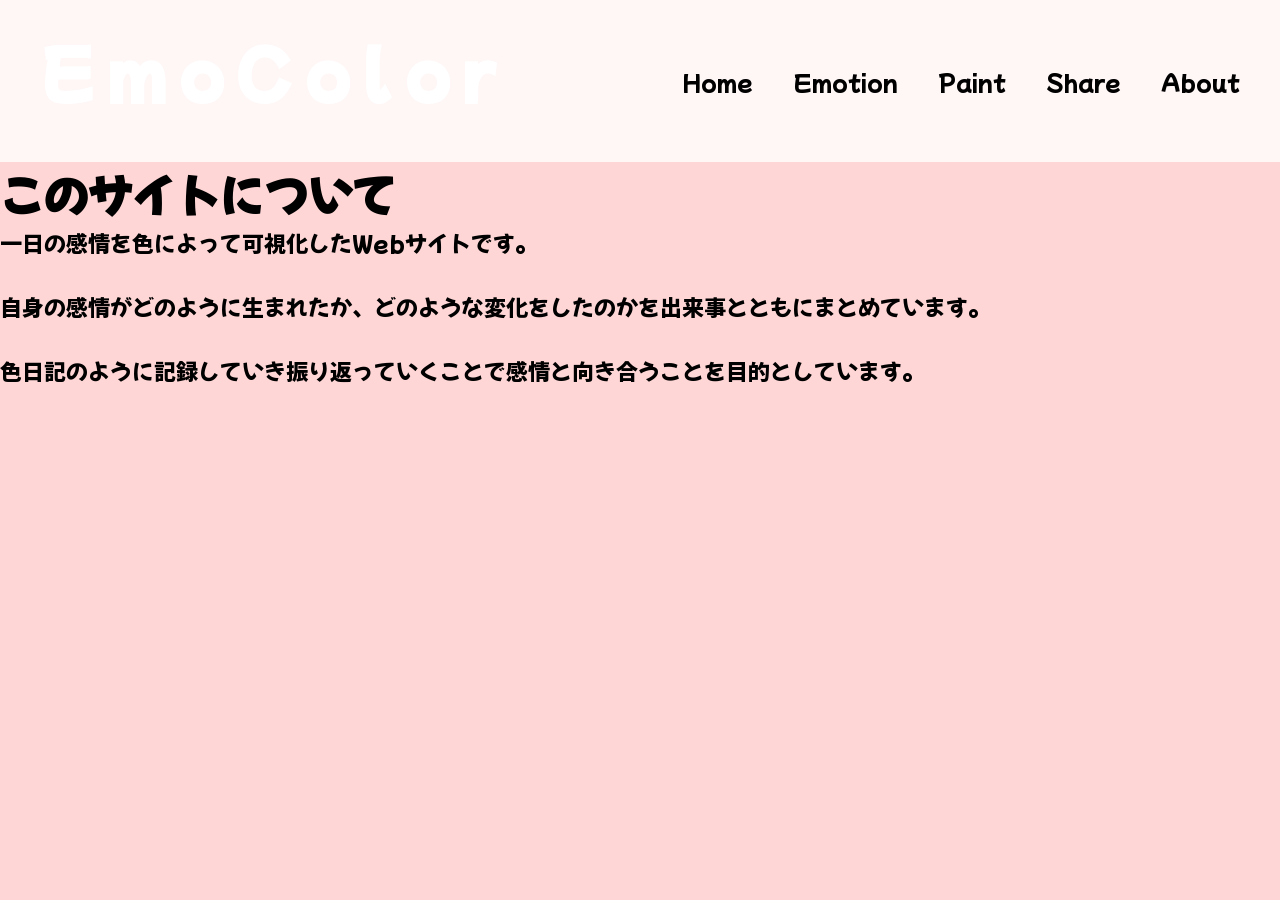
<file: about.html>
<!DOCTYPE html>
<html lang="ja">
<head>
    <meta charset="UTF-8">
    <title>ABOUT</title>
    <link rel="stylesheet" href="style.css">
    <link rel="preconnect" href="https://fonts.googleapis.com">
<link rel="preconnect" href="https://fonts.gstatic.com" crossorigin>
<link href="https://fonts.googleapis.com/css2?family=Mochiy+Pop+One&display=swap" rel="stylesheet">
</head>
<body>

<header>

    <h1 class="logo">EmoColor</h1>

        <button
    class="hamburger"
    id="hamburger"
    type="button"
    aria-label="メニューを開く"
    aria-expanded="false"
    aria-controls="nav"
>
    <span></span>
    <span></span>
    <span></span>
</button>

    <nav id="nav">

        <ul>
            <li><a href="index.html">Home</a></li>
            <li><a href="emotion.html">Emotion</a></li>
            <li><a href="paint.html">Paint</a></li>
            <li><a href="share.html">Share</a></li>
            <li><a href="about.html">About</a></li>
        </ul>

    </nav>

</header>

<body>
<main> 
    <h1>このサイトについて</h1>
    <p>一日の感情を色によって可視化したWebサイトです。</p>
    <br>
    <p>自身の感情がどのように生まれたか、どのような変化をしたのかを出来事とともにまとめています。</p>
    <br>
    <p>色日記のように記録していき振り返っていくことで感情と向き合うことを目的としています。</p>
</main>
<script>
const colors = [
    "#FFD6D6",
    "#A7C7E7",
    "#FFB347",
    "#FF6961",
    "#77DD77",
    "#CDB4DB"
];

let index = 0;

/* 背景初期色 */
document.body.style.backgroundColor = colors[0];

/* スプラッシュ */
window.addEventListener("load", () => {
    const splash = document.getElementById("splash");

    if (sessionStorage.getItem("visited")) {
        splash.style.display = "none";
    } else {
        sessionStorage.setItem("visited", "true");

        setTimeout(() => {
            splash.classList.add("hide");

            setTimeout(() => {
                splash.style.display = "none";
            }, 1000);

        }, 3000);
    }
});

/* 背景色変更 */
setInterval(() => {
    index = (index + 1) % colors.length;
    document.body.style.backgroundColor = colors[index];
}, 5000);
</script>
<script src="menu.js"></script>
</body>
</file>
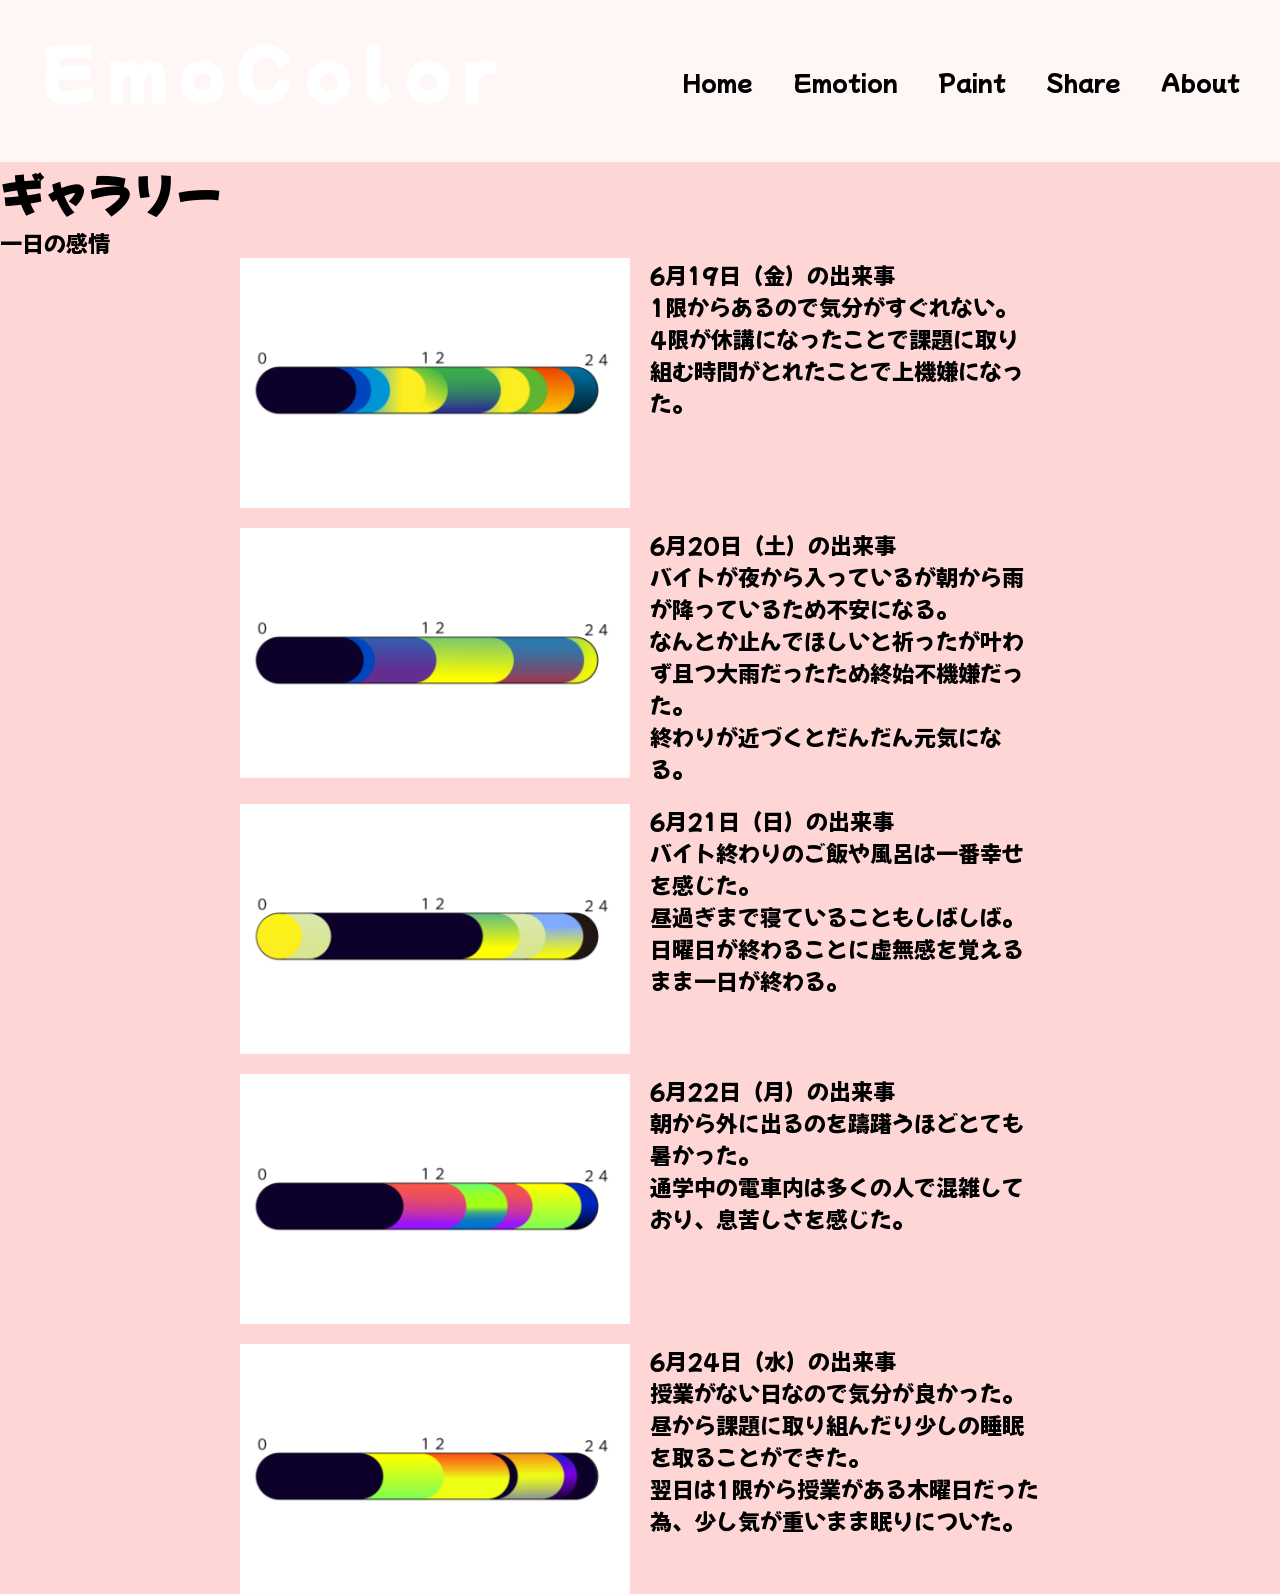
<file: emotion.html>
<!DOCTYPE html>
<html lang="ja">
<head>
    <meta charset="UTF-8">
    <title>CONTENT</title>
    <link rel="stylesheet" href="style.css">
    <link rel="preconnect" href="https://fonts.googleapis.com">
<link rel="preconnect" href="https://fonts.gstatic.com" crossorigin>
<link href="https://fonts.googleapis.com/css2?family=Mochiy+Pop+One&display=swap" rel="stylesheet">
</head>
<body>

<header>

    <h1 class="logo">EmoColor</h1>
        <button
    class="hamburger"
    id="hamburger"
    type="button"
    aria-label="メニューを開く"
    aria-expanded="false"
    aria-controls="nav"
>
    <span></span>
    <span></span>
    <span></span>
</button>
    <nav id="nav">

        <ul>
            <li><a href="index.html">Home</a></li>
            <li><a href="emotion.html">Emotion</a></li>
            <li><a href="paint.html">Paint</a></li>
            <li><a href="share.html">Share</a></li>
            <li><a href="about.html">About</a></li>
        </ul>

    </nav>

</header>

<main>
    <h1>ギャラリー</h1>
    <p>一日の感情</p>
</div>

</div>
<div class="image-grid">
    <img src="images/1st.png" alt="画像1">
    <p>
        6月19日（金）の出来事
        <br>1限からあるので気分がすぐれない。
        <br>4限が休講になったことで課題に取り組む時間がとれたことで上機嫌になった。<br>
    </p>
    <img src="images/2nd.png" alt="画像2">
    <p>
        6月20日（土）の出来事<br>
        バイトが夜から入っているが朝から雨が降っているため不安になる。
        <br>なんとか止んでほしいと祈ったが叶わず且つ大雨だったため終始不機嫌だった。
        <br>終わりが近づくとだんだん元気になる。    </p>
    <img src="images/3rd.png" alt="画像3">
    <p>
        6月21日（日）の出来事<br>
        バイト終わりのご飯や風呂は一番幸せを感じた。
        <br>昼過ぎまで寝ていることもしばしば。
        <br>日曜日が終わることに虚無感を覚えるまま一日が終わる。
    </p>
    <img src="images/4th.png" alt="画像4">
    <p>
        6月22日（月）の出来事<br>
        朝から外に出るのを躊躇うほどとても暑かった。
        <br>通学中の電車内は多くの人で混雑しており、息苦しさを感じた。
        <br>
    </p>
    <img src="images/5th.png" alt="画像5">
    <p>
        6月24日（水）の出来事<br>
        授業がない日なので気分が良かった。
        <br>昼から課題に取り組んだり少しの睡眠を取ることができた。
        <br>翌日は1限から授業がある木曜日だった為、少し気が重いまま眠りについた。
    </p>
</div>
<body>
    <script>
const colors = [
    "#FFD6D6",
    "#A7C7E7",
    "#FFB347",
    "#FF6961",
    "#77DD77",
    "#CDB4DB"
];

let index = 0;

/* 背景初期色 */
document.body.style.backgroundColor = colors[0];

/* スプラッシュ */
window.addEventListener("load", () => {
    const splash = document.getElementById("splash");

    if (sessionStorage.getItem("visited")) {
        splash.style.display = "none";
    } else {
        sessionStorage.setItem("visited", "true");

        setTimeout(() => {
            splash.classList.add("hide");

            setTimeout(() => {
                splash.style.display = "none";
            }, 1000);

        }, 3000);
    }
});

/* 背景色変更 */
setInterval(() => {
    index = (index + 1) % colors.length;
    document.body.style.backgroundColor = colors[index];
}, 5000);
</script>

<script src="menu.js"></script>
</body>
</html>
</file>
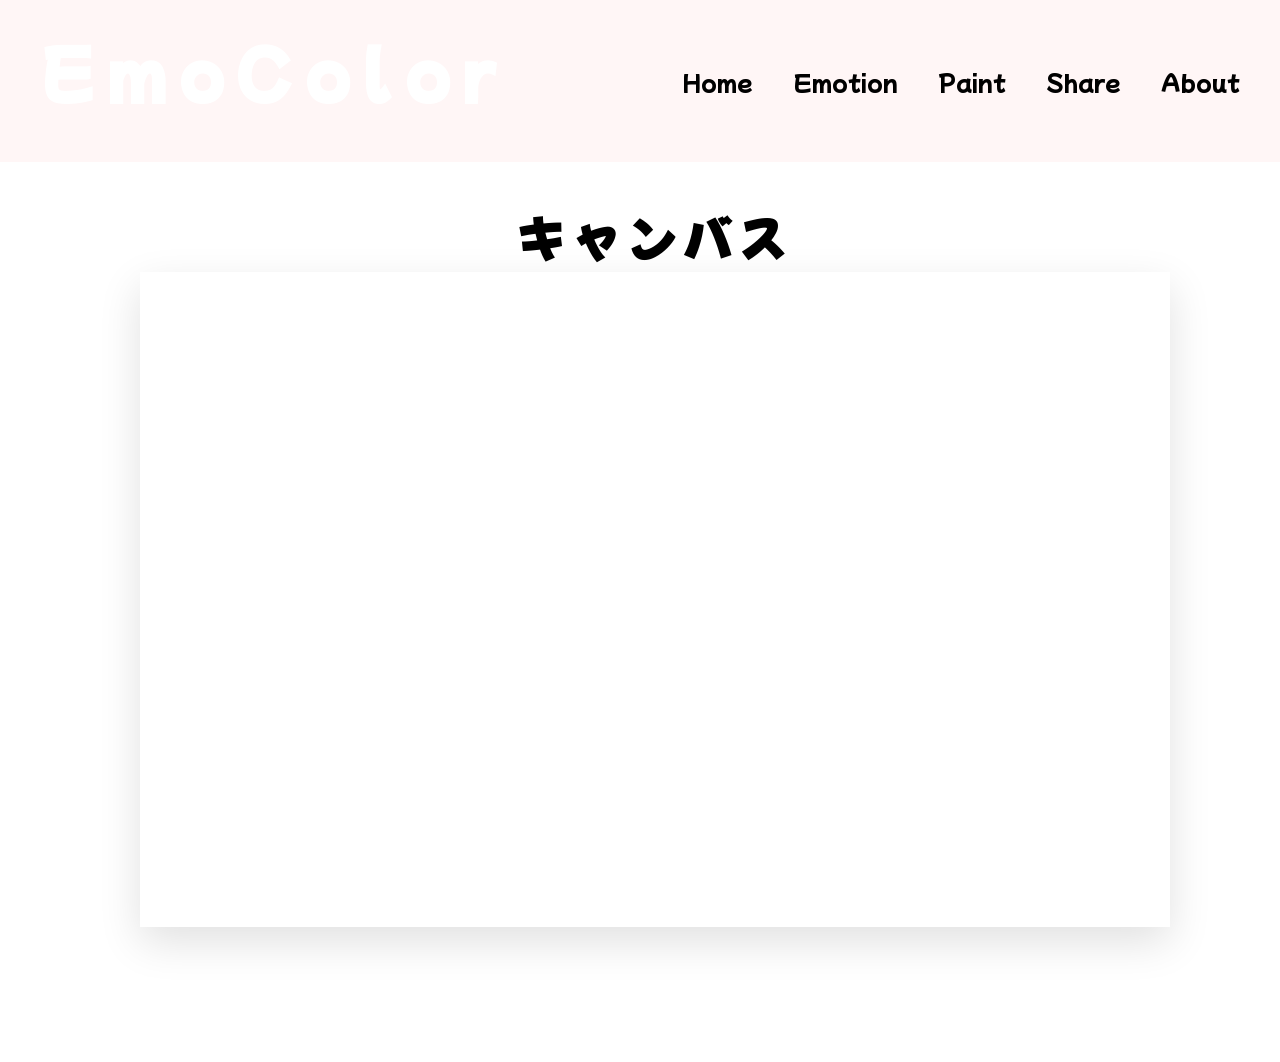
<file: paint.html>
<!DOCTYPE html>
<html lang="ja">

<head>
    <meta charset="UTF-8">

    <title>お絵描き</title>

    <!-- 既存のCSS -->
    <link rel="stylesheet" href="style.css">

    <!-- Google Fonts -->
    <link rel="preconnect" href="https://fonts.googleapis.com">
    <link rel="preconnect" href="https://fonts.gstatic.com" crossorigin>

    <link href="https://fonts.googleapis.com/css2?family=Mochiy+Pop+One&display=swap"
        rel="stylesheet">


    <!-- お絵描き専用CSS -->
    <style>

        /* =================================
           お絵描きページ全体
        ================================= */

        .ink-page {
            width: 100%;

            min-height: calc(100vh - 100px);

            display: flex;

            justify-content: center;

            padding: 40px 15px 60px;
        }


        /* =================================
           お絵描きコンテンツ
        ================================= */

        .ink-container {
            width: min(1100px, 100%);

            text-align: center;
        }


        /* =================================
           タイトル
        ================================= */

        .ink-title {
            margin: 0;

            font-size: clamp(28px, 5vw, 48px);

            letter-spacing: 0.15em;

            font-weight: 700;
        }


        .ink-subtitle {
            margin: 8px 0 25px;

            color: #777;

            font-size: 13px;

            letter-spacing: 0.15em;
        }


        /* =================================
           キャンバスを囲む白い紙
        ================================= */

        .ink-paper {
            background: white;

            padding: 15px;

            box-shadow:
                0 15px 40px rgba(0, 0, 0, 0.12);

            display: inline-block;

            width: 100%;

            max-width: 1000px;
        }


        /* =================================
           キャンバス
        ================================= */

        #canvas {
            display: block;

            width: 100%;

            height: auto;

            background: white;

            cursor: crosshair;

            touch-action: none;
        }

        /* =========================
   　　　　　　アニメーション用キャンバス
　　　　　　　========================= */

          .canvas-wrap {
              position: relative;
              width: 100%;
          }

          #effectCanvas {
              position: absolute;
              top: 0;
              left: 0;

              width: 100%;
              height: 100%;

              pointer-events: none;
              background: transparent;

              z-index: 2;
          }


        /* =================================
           作品タイトル
        ================================= */

        .ink-work-title {
            margin-top: 20px;
        }


        #titleInput {
            width: min(400px, 90%);

            padding: 12px 15px;

            border: none;

            background: white;

            outline: none;

            font-size: 14px;

            text-align: center;

            box-shadow:
                0 5px 15px rgba(0, 0, 0, 0.06);
        }


        #titleInput:focus {
            box-shadow:
                0 0 0 2px #222;
        }


        /* =================================
           操作パネル
        ================================= */

        .ink-controls {
            width: 100%;

            max-width: 1000px;

            margin: 20px auto 0;

            background: white;

            padding: 20px;

            display: flex;

            flex-wrap: wrap;

            justify-content: center;

            align-items: center;

            gap: 15px;

            box-shadow:
                0 8px 25px rgba(0, 0, 0, 0.08);
        }


        .ink-control {
            display: flex;

            align-items: center;

            gap: 8px;

            font-size: 14px;
        }


        /* =================================
           カラーピッカー
        ================================= */

        #colorPicker {
            width: 50px;

            height: 40px;

            padding: 0;

            border: none;

            background: transparent;

            cursor: pointer;
        }


        /* =================================
           サイズ
        ================================= */

        #sizeSlider {
            width: 140px;

            cursor: pointer;
        }


        #sizeValue {
            min-width: 35px;

            text-align: left;

            font-size: 13px;

            color: #666;
        }


        /* =================================
           ボタン
        ================================= */

        .ink-controls button {
            border: none;

            padding: 11px 18px;

            background: #222;

            color: white;

            font-size: 13px;

            cursor: pointer;

            transition: 0.2s;
        }


        .ink-controls button:hover {
            background: #555;

            transform: translateY(-1px);
        }


        .ink-controls button:active {
            transform: translateY(0);
        }


        /* 消しゴム */

        #eraseButton {
            background: #888;
        }


        #eraseButton.active {
            background: #d9534f;
        }


        /* 全消去 */

        #clearButton {
            background: #333;
        }


        /* 保存 */

        #saveButton {
            background: #111;
        }


        /* =================================
           説明
        ================================= */

        .ink-instruction {
            margin-top: 18px;

            color: #777;

            font-size: 12px;

            line-height: 1.8;
        }


        /* =================================
           カウント
        ================================= */

        .ink-counter {
            margin-top: 10px;

            font-size: 11px;

            color: #999;

            letter-spacing: 0.1em;
        }


        /* =================================
           スマートフォン
        ================================= */

        @media (max-width: 600px) {

            .ink-page {
                padding: 25px 10px 40px;
            }


            .ink-paper {
                padding: 8px;
            }


            .ink-controls {
                padding: 15px 10px;

                gap: 10px;
            }


            .ink-control {
                font-size: 12px;
            }


            .ink-controls button {
                padding: 10px 13px;

                font-size: 12px;
            }

        }

    </style>

</head>


<body>


    <!-- =================================
         既存のヘッダー
    ================================= -->

    <header>

        <h1 class="logo">
            EmoColor
        </h1>

         <button
    class="hamburger"
    id="hamburger"
    type="button"
    aria-label="メニューを開く"
    aria-expanded="false"
    aria-controls="nav"
>
    <span></span>
    <span></span>
    <span></span>
</button>

        <nav id="nav">

            <ul>

                <li>
                    <a href="index.html">
                        Home
                    </a>
                </li>

                <li>
                    <a href="emotion.html">
                        Emotion
                    </a>
                </li>

                <li>
                    <a href="paint.html">
                        Paint
                    </a>
                </li>

               <li>
                    <a href="share.html">
                         Share
                    </a>
               </li>

                <li>
                    <a href="about.html">
                        About
                    </a>
                </li>
            </ul>

        </nav>

    </header>



    <!-- =================================
         お絵描きページ
    ================================= -->

    <main class="ink-page">

        <div class="ink-container">


            <!-- タイトル -->

            <h2 class="ink-title">
                キャンバス
            </h2>



            <!-- =================================
                 キャンバス
            ================================= -->

            <div class="ink-paper">

    <div class="canvas-wrap">

        <!-- 作品を描くキャンバス -->
        <canvas
            id="canvas"
            width="1200"
            height="750">
        </canvas>

        <!-- 飛んでくるインクを表示するキャンバス -->
        <canvas
            id="effectCanvas"
            width="1200"
            height="750"
            aria-hidden="true">
        </canvas>

    </div>

</div>


<script src="menu.js"></script>
</body>

</html>
</file>
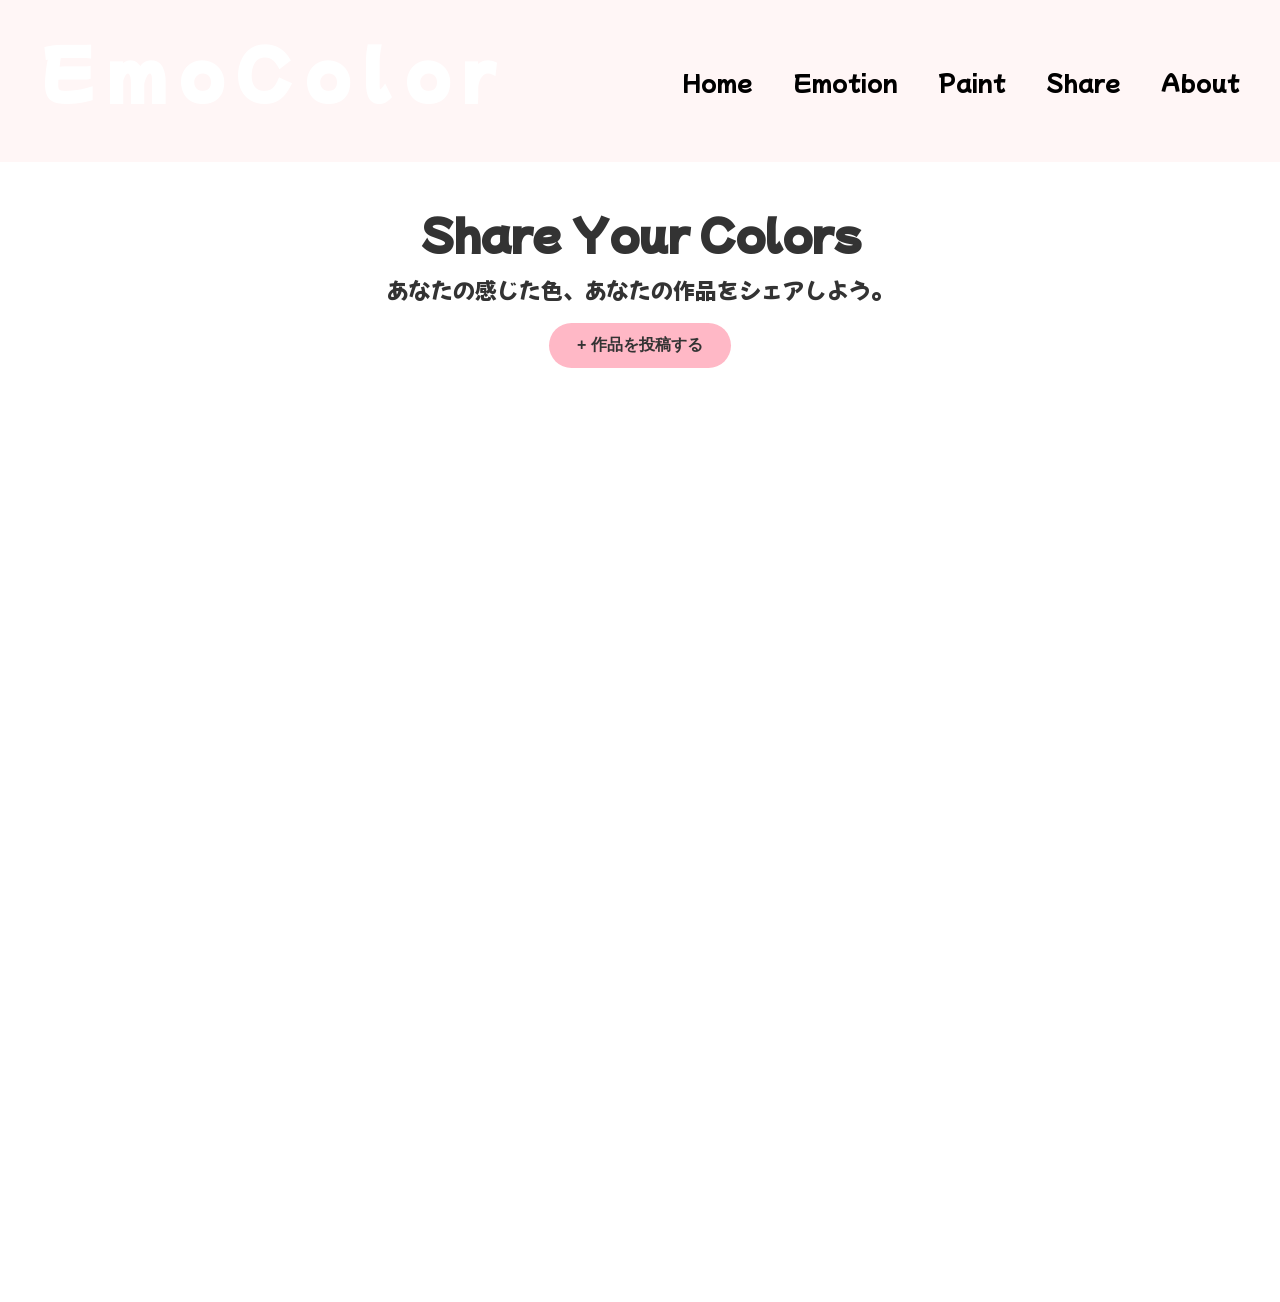
<file: share.html>
<!DOCTYPE html>
<html lang="ja">
<head>
    <meta charset="UTF-8">
    <meta name="viewport" content="width=device-width, initial-scale=1.0">
    <title>Share | EmoColor</title>
    <link rel="stylesheet" href="style.css">
    <link href="https://fonts.googleapis.com/css2?family=Mochiy+Pop+One&display=swap" rel="stylesheet">

    <style>
        .share-page {
            max-width: 1000px;
            margin: 0 auto;
            padding: 40px 20px 70px;
            color: #333;
        }

        .share-heading {
            text-align: center;
            margin-bottom: 30px;
        }

        .share-heading h2 {
            font-size: clamp(28px, 5vw, 42px);
            margin-bottom: 10px;
        }

        .share-form {
            max-width: 560px;
            margin: 0 auto 40px;
            padding: 24px;
            background: #fff7f7;
            border-radius: 20px;
            box-sizing: border-box;
        }

        .share-form label {
            display: block;
            margin: 16px 0 8px;
            font-weight: bold;
        }

        .share-form input,
        .share-form textarea {
            width: 100%;
            padding: 12px;
            border: 1px solid #ddd;
            border-radius: 10px;
            box-sizing: border-box;
            font: inherit;
            background: white;
        }

        .share-form textarea {
            resize: vertical;
            min-height: 80px;
        }

        .share-form button,
        .carousel-button,
        .delete-button {
            border: none;
            border-radius: 999px;
            padding: 10px 20px;
            cursor: pointer;
            font: inherit;
        }

        .share-form button {
            width: 100%;
            margin-top: 20px;
            background: #ffb8c6;
            color: #333;
            font-weight: bold;
        }

        .share-form button:hover {
            background: #ffa4b7;
        }

        .share-message {
            text-align: center;
            min-height: 24px;
            font-size: 14px;
        }

        .gallery-controls {
            display: flex;
            justify-content: center;
            align-items: center;
            gap: 18px;
            margin-bottom: 20px;
        }

        .carousel-button {
            background: #dcecff;
            font-size: 20px;
        }

        .gallery-window {
            overflow: hidden;
            width: 100%;
        }

        .gallery-track {
            display: flex;
            gap: 18px;
            transition: transform 0.35s ease;
            align-items: stretch;
        }

        .work-card {
            flex: 0 0 calc((100% - 36px) / 3);
            min-width: 0;
            overflow: hidden;
            border-radius: 18px;
            background: #fff7f7;
            box-sizing: border-box;
        }

        .work-card img {
            display: block;
            width: 100%;
            height: 200px;
            object-fit: cover;
            background: #f3eeee;
        }

        .work-card-content {
            padding: 16px;
            overflow-wrap: anywhere;
        }

        .work-card h3 {
            margin: 0 0 8px;
        }

        .work-card p {
            margin: 0 0 14px;
            white-space: pre-wrap;
        }

        .delete-button {
            background: #eee;
            font-size: 13px;
        }

        .empty-message {
            text-align: center;
            padding: 30px 10px;
            color: #777;
        }

        @media (max-width: 700px) {
            .work-card {
                flex-basis: 85%;
            }

            .work-card img {
                height: 220px;
            }

            .share-page {
                padding: 28px 14px 50px;
            }

            .share-form {
                padding: 18px;
            }
        }
    </style>
</head>

<body>
    <header>
        <h1 class="logo">EmoColor</h1>

        <button
            class="hamburger"
            id="hamburger"
            type="button"
            aria-label="メニューを開く"
            aria-expanded="false"
            aria-controls="nav"
        >
            <span></span>
            <span></span>
            <span></span>
        </button>

        <nav id="nav">
            <ul>
                <li><a href="index.html">Home</a></li>
                <li><a href="emotion.html">Emotion</a></li>
                <li><a href="paint.html">Paint</a></li>
                <li><a href="share.html">Share</a></li>
                <li><a href="about.html">About</a></li>
            </ul>
        </nav>
    </header>

    <main class="share-page">
        <section class="share-heading">
    <h2>Share Your Colors</h2>
    <p>あなたの感じた色、あなたの作品をシェアしよう。</p>

    <button
        type="button"
        class="open-share-form"
        id="openShareForm"
    >
        + 作品を投稿する
    </button>
</section>
    </main>

    <script src="menu.js"></script>
    <script src="share.js"></script>
</body>
</html>
</file>
<file: style.css>
*{
    padding: 0px;
    margin: 0px;

}
body {
    transition: background-color 1.5s ease-in-out;
    font-size: 22px;
    font-family: "Mochiy Pop One", sans-serif;
}
html{
    scroll-behavior: smooth;
}
a{
    color: black;
    text-decoration: none;
}
header{
background-color: rgb(255, 246, 246);
padding: 30px;
text-align: center;
display:flex;
    justify-content:space-between;
    align-items:center;

    padding:25px 40px;
}
header h1{
    font-size: 48px;
    margin-bottom: 20px;
}
header nav ul{
    display: flex;
    justify-content: space-around;
    list-style-type: none;
}
section{
    height: 1000px;
}

.page-index{
    main {
    min-height: calc(100vh - 100px);
    display: flex;
    flex-direction: column;
    justify-content: center;
    align-items: center;
    text-align: center;
}
}
.hero img{
    width: 100%;
}
.about{
    background-color: rgb(251, 247, 244);
    padding: 0px;
    text-align: center;
}
footer{
    background-color: rgb(251, 247, 244);
    text-align: center;
    padding: 30px;
}

.btn {
    background-color: lightgray;
    color: black;
    border: none;
    padding: 10px 20px;
    cursor: pointer;
    transition: 0.3s;
}

.box {
    position: relative; /* 追加 */

    width: 300px;
    height: 150px;

    background-color: orange;

    margin: 0 auto;
    text-align: center;

    border-radius: 20px; /* 角を丸くする */

    transition: 0.3s;

    display: flex;              /* 文字を中央に */
    justify-content: center;
    align-items: center;
    opacity: 0;
    animation: floatIn 1.5s ease forwards;
}

.box:hover {
    background-color: red;
    color: white;
    opacity: 0;
    animation: floatIn 1.5s ease forwards;
}

/* 吹き出しのしっぽ */
.box::after {
    content: "";
    position: absolute;

    right: -20px;
    top: 50%;

    transform: translateY(-50%);

    border-width: 15px 0 15px 20px;
    border-style: solid;
    border-color: transparent transparent transparent orange;
    opacity: 0;
    animation: floatIn 1.5s ease forwards;
}

/* ホバー時にしっぽも赤く */
.box:hover::after {
    border-color: transparent transparent transparent red;
    opacity: 0;
    animation: floatIn 1.5s ease forwards;
}

.card {
    width: 250px;
    padding: 20px;
    background-color: #f0f0f0;
    transition: all 0.3s ease;
}

.card:hover {
    background-color: #87ceeb;
    transform: scale(1.05);
}

/* スプラッシュ画面 */
#splash {
    position: fixed;
    top: 0;
    left: 0;
    width: 100%;
    height: 100vh;

    background: #000;

    display: flex;
    justify-content: center;
    align-items: center;

    z-index: 9999;

    animation: fadeOut 1s ease 2s forwards;
}

/* ロゴ */
.logo {
    color: white;
    font-size: 4rem;
    letter-spacing: 0.2em;

    opacity: 0;
    animation: fadeIn 1.5s ease forwards;
}

/* メインコンテンツ */
#content {
    opacity: 0;
    animation: showContent 1s ease 2.8s forwards;
}

@keyframes fadeIn {
    from {
        opacity: 0;
        transform: translateY(30px);
    }

    to {
        opacity: 1;
        transform: translateY(0);
    }
}

@keyframes fadeOut {
    to {
        opacity: 0;
        visibility: hidden;
    }
}

@keyframes showContent {
    to {
        opacity: 1;
    }
}

@keyframes floatIn {
    from {
        opacity: 0;
        transform: translateY(30px);
    }
    to {
        opacity: 1;
        transform: translateY(0);
    }
}

main h1,
main p {
    opacity: 0;
    animation: floatIn 1.5s ease forwards;
}

.image-grid {
    display: grid;
    grid-template-columns: repeat(2, 1fr); /* 2列 */
    gap: 20px; /* 画像間の余白 */
    max-width: 800px;
    margin: 0 auto; /* 中央配置 */
    opacity: 0;
    animation: floatIn 1.5s ease forwards;
}

.image-grid img {
    width: 100%;
    height: 250px;
    object-fit: cover; /* 画像比率を保ちながら枠いっぱいに表示 */
    display: block;
    opacity: 0;
    animation: floatIn 1.5s ease forwards;
}

.mochiy-pop-one-regular {
  font-family: "Mochiy Pop One", sans-serif;
  font-weight: 400;
  font-style: normal;
}

nav ul{
    display:flex;
    list-style:none;
    gap:40px;
}

.hamburger {
    display: none;
    width: 44px;
    height: 44px;
    padding: 8px;
    border: none;
    background: transparent;
    cursor: pointer;
    flex-shrink: 0;
}

/* 3本線のデザイン */
.hamburger span {
    display: block;
    width: 28px;
    height: 3px;
    margin: 5px 0;
    border-radius: 3px;
    background: #333;
    transition: transform 0.3s ease, opacity 0.3s ease;
}

/* スマートフォン用 */
@media screen and (max-width: 768px) {
    header {
        position: relative;
        padding: 15px 20px;
        gap: 12px;
    }

    header h1 {
        font-size: 28px;
        margin-bottom: 0;
    }

    .hamburger {
        display: block;
    }

    /* メニューを閉じた状態 */
    header nav {
        display: none;
        position: absolute;
        top: 100%;
        left: 0;
        right: 0;
        width: auto;
        z-index: 1000;
        background: rgb(255, 246, 246);
        box-shadow: 0 8px 12px rgba(0, 0, 0, 0.08);
    }

    /* ボタンを押したときに表示 */
    header nav.active {
        display: block;
    }

    header nav ul {
        display: flex;
        flex-direction: column;
        align-items: center;
        gap: 0;
        padding: 10px 0;
    }

    header nav ul li {
        width: 100%;
        text-align: center;
    }

    header nav ul li a {
        display: block;
        padding: 14px 20px;
    }

    header nav ul li a:hover {
        background: rgba(255, 255, 255, 0.7);
    }
}

/* =========================
   ハンバーガーメニュー
========================= */

/* PCではボタンを隠す */
.hamburger {
    display: none;
    width: 44px;
    height: 44px;
    padding: 8px;
    border: none;
    background: transparent;
    cursor: pointer;
    flex-shrink: 0;
}

.hamburger span {
    display: block;
    width: 28px;
    height: 3px;
    margin: 5px 0;
    border-radius: 3px;
    background: #333;
    transition: transform 0.3s ease, opacity 0.3s ease;
}

/* スマートフォン表示 */
@media screen and (max-width: 768px) {
    header {
        position: relative;
    }

    .hamburger {
        display: block;
    }

    header nav {
        display: none;
        position: absolute;
        top: 100%;
        left: 0;
        right: 0;
        width: 100%;
        z-index: 1000;
        background: rgb(255, 246, 246);
        box-shadow: 0 8px 12px rgba(0, 0, 0, 0.08);
    }

    header nav.active {
        display: block;
    }

    header nav ul {
        display: flex;
        flex-direction: column;
        align-items: center;
        gap: 0;
        padding: 10px 0;
        margin: 0;
    }

    header nav ul li {
        width: 100%;
        text-align: center;
        list-style: none;
    }

    header nav ul li a {
        display: block;
        padding: 14px 20px;
    }
}

@media screen and (max-width: 768px) {
    header {
        display: flex;
        align-items: center;
        justify-content: space-between;
        flex-wrap: nowrap;
        width: 100%;
        box-sizing: border-box;
        padding: 10px 15px;
    }

    header .logo {
        font-size: clamp(24px, 7vw, 36px);
        margin: 0;
        min-width: 0;
        flex: 1;
    }

    header .hamburger {
        display: block;
        flex: 0 0 44px;
        width: 44px;
        height: 44px;
        margin-left: 10px;
        position: relative;
        z-index: 1001;
    }

    header nav {
        top: 100%;
        left: 0;
        right: 0;
        width: 100%;
    }
}

.open-share-form {
    margin-top: 18px;
    padding: 12px 28px;
    border: none;
    border-radius: 30px;
    background: #ffb8c6;
    color: #333;
    font-size: 16px;
    font-weight: bold;
    cursor: pointer;
}

.open-share-form:hover {
    background: #ffa4b7;
}

.share-form {
    display: none;
}

.share-form.is-open {
    display: block;
}
</file>
